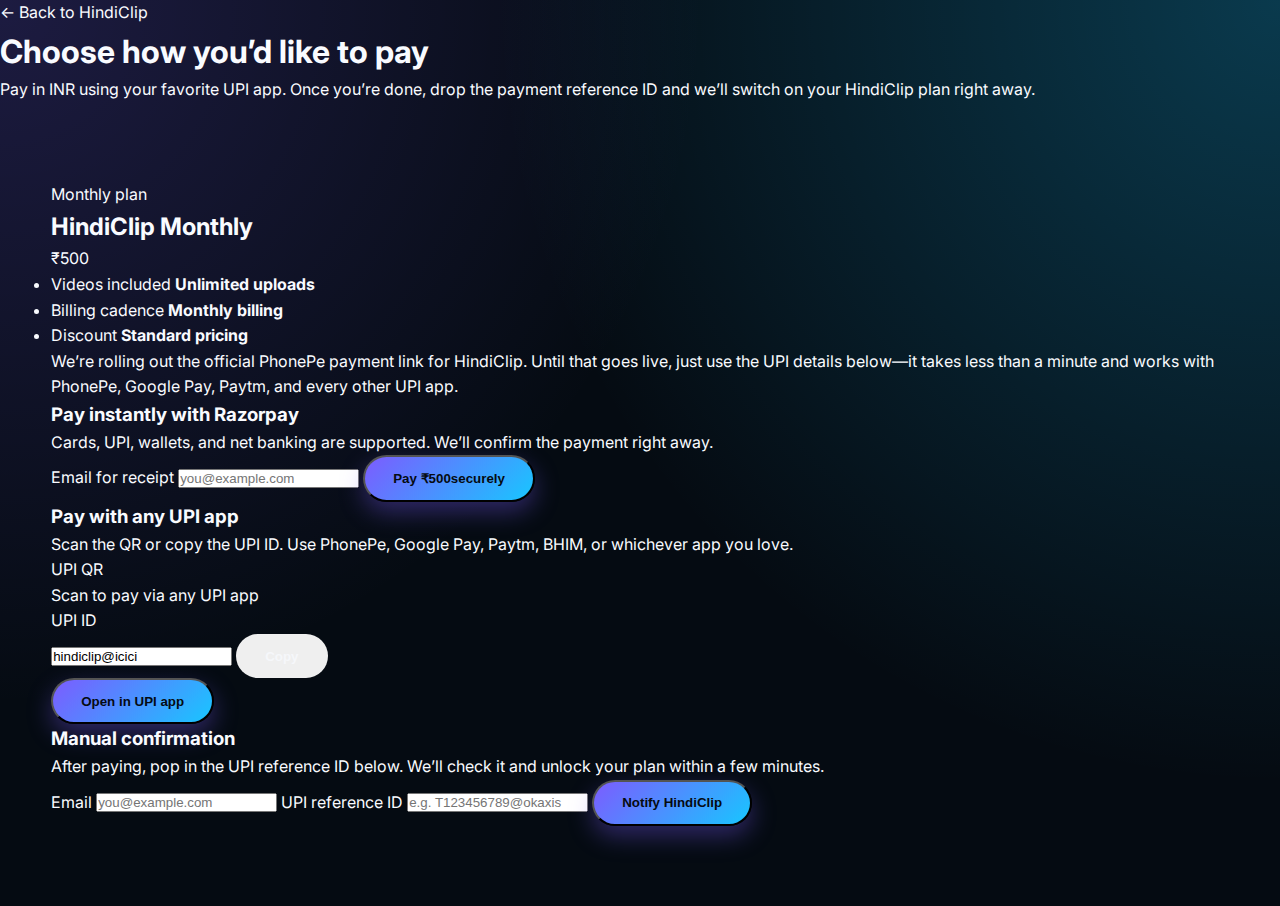
<file: payment.html>
<!DOCTYPE html>
<html lang="en">
  <head>
    <meta charset="UTF-8" />
    <meta name="viewport" content="width=device-width, initial-scale=1.0" />
    <title>HindiClip — Complete your payment</title>
    <link rel="preconnect" href="https://fonts.googleapis.com" />
    <link rel="preconnect" href="https://fonts.gstatic.com" crossorigin />
    <link
      href="https://fonts.googleapis.com/css2?family=Inter:wght@400;500;600;700;800&display=swap"
      rel="stylesheet"
    />
    <link rel="stylesheet" href="styles.css" />
  </head>
  <body class="payment-body">
    <main class="payment-shell">
      <header class="payment-header">
        <a class="back-link" href="index.html">← Back to HindiClip</a>
        <h1>Choose how you’d like to pay</h1>
        <p>
          Pay in INR using your favorite UPI app. Once you’re done, drop the payment reference ID
          and we’ll switch on your HindiClip plan right away.
        </p>
      </header>
      <section class="payment-panel">
        <div class="payment-card">
          <div class="payment-card-header">
            <div>
              <p class="payment-tag" id="payment-plan-badge">Monthly</p>
              <h2 id="payment-plan-title">HindiClip Monthly</h2>
            </div>
            <p class="payment-amount" id="payment-plan-amount">₹500</p>
          </div>
          <ul class="payment-summary">
            <li>
              <span>Videos included</span>
              <strong id="payment-plan-limit">Unlimited uploads</strong>
            </li>
            <li>
              <span>Billing cadence</span>
              <strong id="payment-plan-cadence">Monthly</strong>
            </li>
            <li>
              <span>Discount</span>
              <strong id="payment-plan-discount">—</strong>
            </li>
          </ul>
          <div class="aggregator-note">
            <p>
              We’re rolling out the official PhonePe payment link for HindiClip. Until that goes
              live, just use the UPI details below—it takes less than a minute and works with
              PhonePe, Google Pay, Paytm, and every other UPI app.
            </p>
          </div>
        </div>
        <div class="payment-card">
          <h3>Pay instantly with Razorpay</h3>
          <p class="payment-card-helper">
            Cards, UPI, wallets, and net banking are supported. We’ll confirm the payment right
            away.
          </p>
          <label class="auth-label" for="razorpay-email">Email for receipt</label>
          <input
            type="email"
            id="razorpay-email"
            name="razorpay-email"
            placeholder="you@example.com"
            inputmode="email"
          />
          <button type="button" class="primary full-width" id="razorpay-button">
            Pay ₹<span id="razorpay-amount-label">500</span> securely
          </button>
          <p class="form-status" id="razorpay-status" role="status"></p>
        </div>
        <div class="payment-card">
          <h3>Pay with any UPI app</h3>
          <p class="payment-card-helper">
            Scan the QR or copy the UPI ID. Use PhonePe, Google Pay, Paytm, BHIM, or whichever app you love.
          </p>
          <div class="upi-grid">
            <div class="qr-block">
              <div class="qr-placeholder" aria-hidden="true">UPI QR</div>
              <p class="qr-note">Scan to pay via any UPI app</p>
            </div>
            <div class="upi-actions">
              <label class="auth-label" for="upi-id">UPI ID</label>
              <div class="upi-row">
                <input type="text" id="upi-id" value="hindiclip@icici" readonly />
                <button type="button" class="secondary" id="copy-upi">Copy</button>
              </div>
              <button type="button" class="primary full-width" id="open-upi-intent">
                Open in UPI app
              </button>
              <p class="form-status" id="upi-status" role="status"></p>
            </div>
          </div>
        </div>
        <div class="payment-card">
          <h3>Manual confirmation</h3>
              <p class="payment-card-helper">
                After paying, pop in the UPI reference ID below. We’ll check it and unlock your
                plan within a few minutes.
              </p>
          <form class="payment-form" id="payment-confirm-form">
            <label class="auth-label" for="payer-email">Email</label>
            <input type="email" id="payer-email" name="email" placeholder="you@example.com" required />
            <label class="auth-label" for="upi-reference">UPI reference ID</label>
            <input
              type="text"
              id="upi-reference"
              name="upi-reference"
              placeholder="e.g. T123456789@okaxis"
              required
            />
            <button type="submit" class="primary full-width">Notify HindiClip</button>
            <p class="form-status" id="payment-confirm-status" role="status"></p>
          </form>
        </div>
      </section>
    </main>
    <script src="https://checkout.razorpay.com/v1/checkout.js"></script>
    <script>
      const planMap = {
        trial: {
          title: 'HindiClip Trial',
          badge: 'Trial plan',
          amount: '₹0',
          limit: '1 video total',
          cadence: 'Single clip',
          discount: 'Always free',
          upiAmount: 0,
        },
        monthly: {
          title: 'HindiClip Monthly',
          badge: 'Monthly plan',
          amount: '₹500',
          limit: 'Unlimited uploads',
          cadence: 'Monthly billing',
          discount: 'Standard pricing',
          upiAmount: 500,
        },
        yearly: {
          title: 'HindiClip Yearly',
          badge: 'Yearly plan',
          amount: '₹5,400',
          limit: 'Unlimited uploads',
          cadence: 'Yearly billing',
          discount: '10% off vs monthly',
          upiAmount: 5400,
        },
      };

      const params = new URLSearchParams(window.location.search);
      const planKey = params.get('plan')?.toLowerCase() || 'monthly';
      const plan = planMap[planKey] || planMap.monthly;

      const planTitleEl = document.getElementById('payment-plan-title');
      const planBadgeEl = document.getElementById('payment-plan-badge');
      const planAmountEl = document.getElementById('payment-plan-amount');
      const planLimitEl = document.getElementById('payment-plan-limit');
      const planCadenceEl = document.getElementById('payment-plan-cadence');
      const planDiscountEl = document.getElementById('payment-plan-discount');
      const upiStatusEl = document.getElementById('upi-status');
      const rzpButton = document.getElementById('razorpay-button');
      const rzpStatus = document.getElementById('razorpay-status');
      const rzpEmail = document.getElementById('razorpay-email');
      const rzpAmountLabel = document.getElementById('razorpay-amount-label');

      planTitleEl.textContent = plan.title;
      planBadgeEl.textContent = plan.badge;
      planAmountEl.textContent = plan.amount;
      planLimitEl.textContent = plan.limit;
      planCadenceEl.textContent = plan.cadence;
      planDiscountEl.textContent = plan.discount;
      if (rzpAmountLabel) rzpAmountLabel.textContent = plan.upiAmount;

      const copyButton = document.getElementById('copy-upi');
      const upiInput = document.getElementById('upi-id');
      const upiIntentButton = document.getElementById('open-upi-intent');
      const confirmForm = document.getElementById('payment-confirm-form');
      const confirmStatus = document.getElementById('payment-confirm-status');

      copyButton?.addEventListener('click', async () => {
        try {
          await navigator.clipboard.writeText(upiInput.value);
          upiStatusEl.textContent = 'UPI ID copied!';
          upiStatusEl.classList.add('success');
        } catch (error) {
          upiStatusEl.textContent = 'Copy failed. Please copy manually.';
          upiStatusEl.classList.add('error');
        }
      });

      const getUpiDeepLink = () => {
        const amountParam = `pa=${encodeURIComponent(upiInput.value)}&pn=HindiClip&am=${plan.upiAmount}`;
        return `upi://pay?${amountParam}&cu=INR&tn=${encodeURIComponent(plan.title)}`;
      };

      upiIntentButton?.addEventListener('click', () => {
        const link = getUpiDeepLink();
        window.location.href = link;
      });

      const setRzpStatus = (message = '', variant = 'muted') => {
        if (!rzpStatus) return;
        rzpStatus.textContent = message;
        rzpStatus.classList.remove('success', 'error');
        if (variant === 'success') rzpStatus.classList.add('success');
        if (variant === 'error') rzpStatus.classList.add('error');
      };

      const createRazorpayOrder = async () => {
        const payload = {
          amount: plan.upiAmount,
          plan: planKey,
          email: rzpEmail?.value || '',
        };
        const response = await fetch('/api/razorpay/order', {
          method: 'POST',
          headers: { 'Content-Type': 'application/json' },
          body: JSON.stringify(payload),
        });
        const data = await response.json();
        if (!response.ok) {
          throw new Error(data?.error || 'Unable to start payment. Try again.');
        }
        return data;
      };

      const openRazorpayCheckout = async () => {
        if (!rzpButton) return;
        if (!window.Razorpay) {
          setRzpStatus('Payment SDK not loaded. Please retry in a moment.', 'error');
          return;
        }
        setRzpStatus('Creating Razorpay order…');
        rzpButton.disabled = true;
        try {
          const order = await createRazorpayOrder();
          const options = {
            key: order.key,
            order_id: order.id,
            amount: order.amount,
            currency: order.currency || 'INR',
            name: 'HindiClip',
            description: plan.title,
            notes: order.notes || {},
            prefill: {
              email: rzpEmail?.value || '',
            },
            handler: (response) => {
              setRzpStatus('Payment successful! Reference: ' + (response.razorpay_payment_id || ''), 'success');
            },
            modal: {
              ondismiss: () => {
                setRzpStatus('Payment window closed. You can retry anytime.', 'muted');
              },
            },
            theme: {
              color: '#0f172a',
            },
          };
          const rzp = new window.Razorpay(options);
          rzp.open();
        } catch (error) {
          console.error('Razorpay order error', error);
          setRzpStatus(error?.message || 'Payment failed. Please try again.', 'error');
        } finally {
          rzpButton.disabled = false;
        }
      };

      rzpButton?.addEventListener('click', openRazorpayCheckout);

      confirmForm?.addEventListener('submit', (event) => {
        event.preventDefault();
        const formData = new FormData(confirmForm);
        const email = formData.get('email');
        const reference = formData.get('upi-reference');
        confirmStatus.textContent = 'Thanks! We will verify and activate within 5 minutes.';
        confirmStatus.classList.add('success');
        confirmForm.reset();
        console.log('UPI confirmation submitted', { plan: planKey, email, reference });
      });
    </script>
  </body>
</html>
</file>
<file: styles.css>
:root {
  --bg: #050b12;
  --bg-soft: #0b1624;
  --accent: #7c5cff;
  --accent-soft: rgba(124, 92, 255, 0.12);
  --text: #f9fbff;
  --text-muted: rgba(249, 251, 255, 0.7);
  --border: rgba(255, 255, 255, 0.08);
  --gradient: linear-gradient(135deg, #7c5cff, #18c6ff);
}

* {
  box-sizing: border-box;
  margin: 0;
  padding: 0;
}

body {
  font-family: 'Inter', sans-serif;
  background: radial-gradient(circle at top left, rgba(124, 92, 255, 0.2), transparent 45%),
    radial-gradient(circle at top right, rgba(24, 198, 255, 0.25), transparent 50%),
    var(--bg);
  color: var(--text);
  line-height: 1.6;
  -webkit-font-smoothing: antialiased;
}

a {
  color: inherit;
  text-decoration: none;
}

section {
  padding: 5rem clamp(1.5rem, 4vw, 6rem);
  position: relative;
}

.hero {
  padding: clamp(1.5rem, 4vw, 3rem) clamp(1.5rem, 4vw, 6rem) 6rem;
  display: flex;
  flex-direction: column;
  gap: 4rem;
}

.nav {
  display: flex;
  align-items: center;
  justify-content: space-between;
  gap: 2rem;
}

.nav .logo {
  font-weight: 700;
  font-size: 1.5rem;
  letter-spacing: 0.04em;
}

.nav-links {
  display: flex;
  gap: 1.5rem;
  font-weight: 500;
  color: var(--text-muted);
}

.nav-links a:hover {
  color: var(--text);
}

.cta {
  padding: 0.75rem 1.5rem;
  border-radius: 999px;
  border: 1px solid var(--border);
  font-weight: 600;
  transition: background 0.3s ease, color 0.3s ease, border 0.3s ease;
}

.cta:hover {
  background: var(--accent);
  border-color: transparent;
}

.hero-content {
  display: grid;
  grid-template-columns: repeat(auto-fit, minmax(280px, 1fr));
  gap: clamp(2rem, 4vw, 4rem);
  align-items: center;
}

.tag {
  display: inline-flex;
  align-items: center;
  gap: 0.5rem;
  padding: 0.35rem 0.85rem;
  border-radius: 999px;
  background: var(--accent-soft);
  color: var(--accent);
  font-weight: 600;
  text-transform: uppercase;
  letter-spacing: 0.12em;
  font-size: 0.75rem;
}

.hero h1 {
  font-size: clamp(2.5rem, 6vw, 4rem);
  font-weight: 800;
  margin-top: 1.5rem;
  margin-bottom: 1rem;
  line-height: 1.1;
}

.subtitle {
  color: var(--text-muted);
  font-size: 1.05rem;
  max-width: 40ch;
}

.hero-actions {
  display: flex;
  gap: 1rem;
  margin-top: 2rem;
}

.primary,
.secondary {
  display: inline-flex;
  align-items: center;
  justify-content: center;
  padding: 0.85rem 1.75rem;
  border-radius: 999px;
  font-weight: 600;
  transition: transform 0.2s ease, box-shadow 0.2s ease;
}

.primary {
  background: var(--gradient);
  color: #050b12;
  box-shadow: 0 10px 25px rgba(124, 92, 255, 0.35);
}

.primary:hover {
  transform: translateY(-2px);
  box-shadow: 0 18px 35px rgba(124, 92, 255, 0.45);
}

.secondary {
  border: 1px solid var(--border);
  color: var(--text-muted);
}

.secondary:hover {
  border-color: transparent;
  background: rgba(255, 255, 255, 0.05);
  color: var(--text);
}

.social-proof {
  display: flex;
  align-items: center;
  gap: 1rem;
  margin-top: 2rem;
}

.avatars {
  display: flex;
  align-items: center;
  gap: 0.5rem;
}

.avatar {
  width: 2.5rem;
  height: 2.5rem;
  display: grid;
  place-items: center;
  background: rgba(255, 255, 255, 0.12);
  border-radius: 50%;
  font-weight: 600;
}

.hero-card {
  background: rgba(5, 11, 18, 0.7);
  border: 1px solid var(--border);
  border-radius: 24px;
  padding: 2rem;
  display: flex;
  flex-direction: column;
  gap: 1.5rem;
  backdrop-filter: blur(18px);
  box-shadow: 0 30px 50px rgba(7, 14, 26, 0.45);
}

.card-header {
  font-weight: 700;
  font-size: 1.1rem;
  letter-spacing: 0.05em;
  text-transform: uppercase;
  color: var(--text-muted);
}

.card-body ul {
  list-style: none;
  display: grid;
  gap: 0.85rem;
  color: var(--text-muted);
}

.card-cta {
  align-self: flex-start;
  padding: 0.75rem 1.5rem;
  border-radius: 999px;
  background: rgba(124, 92, 255, 0.2);
  color: var(--accent);
  font-weight: 600;
  transition: background 0.3s ease;
}

.card-cta:hover {
  background: var(--gradient);
  color: #050b12;
}

.integration {
  background: rgba(5, 11, 18, 0.7);
}

.integration-logos {
  display: grid;
  grid-template-columns: repeat(auto-fit, minmax(200px, 1fr));
  gap: 1.5rem;
  margin-top: 2.5rem;
}

.logo-card {
  padding: 1.5rem;
  border-radius: 18px;
  border: 1px solid var(--border);
  background: rgba(255, 255, 255, 0.02);
  transition: transform 0.2s ease, border 0.2s ease;
}

.logo-card:hover {
  transform: translateY(-6px);
  border-color: rgba(124, 92, 255, 0.6);
}

.section-heading {
  max-width: 60ch;
  margin: 0 auto;
  text-align: center;
}

.section-heading h2 {
  font-size: clamp(2rem, 5vw, 3rem);
  margin-bottom: 1rem;
}

.section-heading p {
  color: var(--text-muted);
}

.feature-grid {
  margin-top: 3rem;
  display: grid;
  grid-template-columns: repeat(auto-fit, minmax(240px, 1fr));
  gap: 1.5rem;
}

.feature-card {
  padding: 1.75rem;
  border-radius: 18px;
  border: 1px solid var(--border);
  background: rgba(255, 255, 255, 0.03);
  display: grid;
  gap: 0.75rem;
}

.feature-card p {
  color: var(--text-muted);
}

.workflow {
  background: rgba(5, 11, 18, 0.65);
}

.timeline {
  margin-top: 3rem;
  display: grid;
  gap: 2rem;
  grid-template-columns: repeat(auto-fit, minmax(240px, 1fr));
}

.step {
  border: 1px solid var(--border);
  border-radius: 20px;
  padding: 1.75rem;
  background: rgba(255, 255, 255, 0.03);
  display: grid;
  gap: 0.75rem;
}

.step-number {
  font-size: 0.75rem;
  letter-spacing: 0.12em;
  text-transform: uppercase;
  color: var(--accent);
}

.pricing-cards {
  margin-top: 3rem;
  display: grid;
  grid-template-columns: repeat(auto-fit, minmax(260px, 1fr));
  gap: 1.5rem;
}

.pricing-card {
  border: 1px solid var(--border);
  border-radius: 20px;
  background: rgba(255, 255, 255, 0.03);
  padding: 2rem;
  display: grid;
  gap: 1.25rem;
}

.pricing-card.highlight {
  background: linear-gradient(140deg, rgba(124, 92, 255, 0.25), rgba(24, 198, 255, 0.25));
  border-color: rgba(124, 92, 255, 0.5);
  box-shadow: 0 25px 50px rgba(124, 92, 255, 0.3);
}

.price {
  font-size: 2.25rem;
  font-weight: 700;
}

.price span {
  font-size: 1rem;
  color: var(--text-muted);
  margin-left: 0.25rem;
}

.pricing-card ul {
  list-style: none;
  display: grid;
  gap: 0.75rem;
  color: var(--text-muted);
}

.testimonial-grid {
  margin-top: 3rem;
  display: grid;
  gap: 1.5rem;
  grid-template-columns: repeat(auto-fit, minmax(260px, 1fr));
}

blockquote {
  border: 1px solid var(--border);
  border-radius: 18px;
  padding: 1.75rem;
  background: rgba(255, 255, 255, 0.02);
  color: var(--text-muted);
}

blockquote cite {
  display: block;
  margin-top: 1rem;
  color: rgba(249, 251, 255, 0.9);
  font-weight: 600;
}

.faq-items {
  margin-top: 2.5rem;
  display: grid;
  gap: 1rem;
}

summary {
  cursor: pointer;
  font-weight: 600;
  padding: 1.25rem 1.5rem;
  border-radius: 16px;
  border: 1px solid var(--border);
  background: rgba(255, 255, 255, 0.03);
  transition: background 0.2s ease, border 0.2s ease;
}

summary:hover {
  border-color: rgba(124, 92, 255, 0.6);
  background: rgba(124, 92, 255, 0.08);
}

details[open] summary {
  border-color: rgba(124, 92, 255, 0.9);
}

details p {
  margin-top: 0.75rem;
  padding: 0 1.5rem 1.5rem;
  color: var(--text-muted);
}

.footer {
  padding: 3rem clamp(1.5rem, 4vw, 6rem);
  background: rgba(3, 7, 12, 0.9);
  border-top: 1px solid var(--border);
}

.footer-content {
  display: grid;
  gap: 2rem;
  grid-template-columns: repeat(auto-fit, minmax(220px, 1fr));
  align-items: start;
}

.footer-links {
  display: grid;
  gap: 0.75rem;
  color: var(--text-muted);
}

.footer-cta {
  display: grid;
  gap: 0.75rem;
}

.footer-note {
  margin-top: 2rem;
  text-align: center;
  color: var(--text-muted);
  font-size: 0.85rem;
}

@media (max-width: 768px) {
  .nav {
    flex-wrap: wrap;
  }

  .nav-links {
    order: 3;
    width: 100%;
    justify-content: center;
    flex-wrap: wrap;
  }

  .cta {
    order: 2;
  }

  .hero-actions {
    flex-direction: column;
    align-items: flex-start;
  }

  .social-proof {
    flex-direction: column;
    align-items: flex-start;
  }
}
</file>
